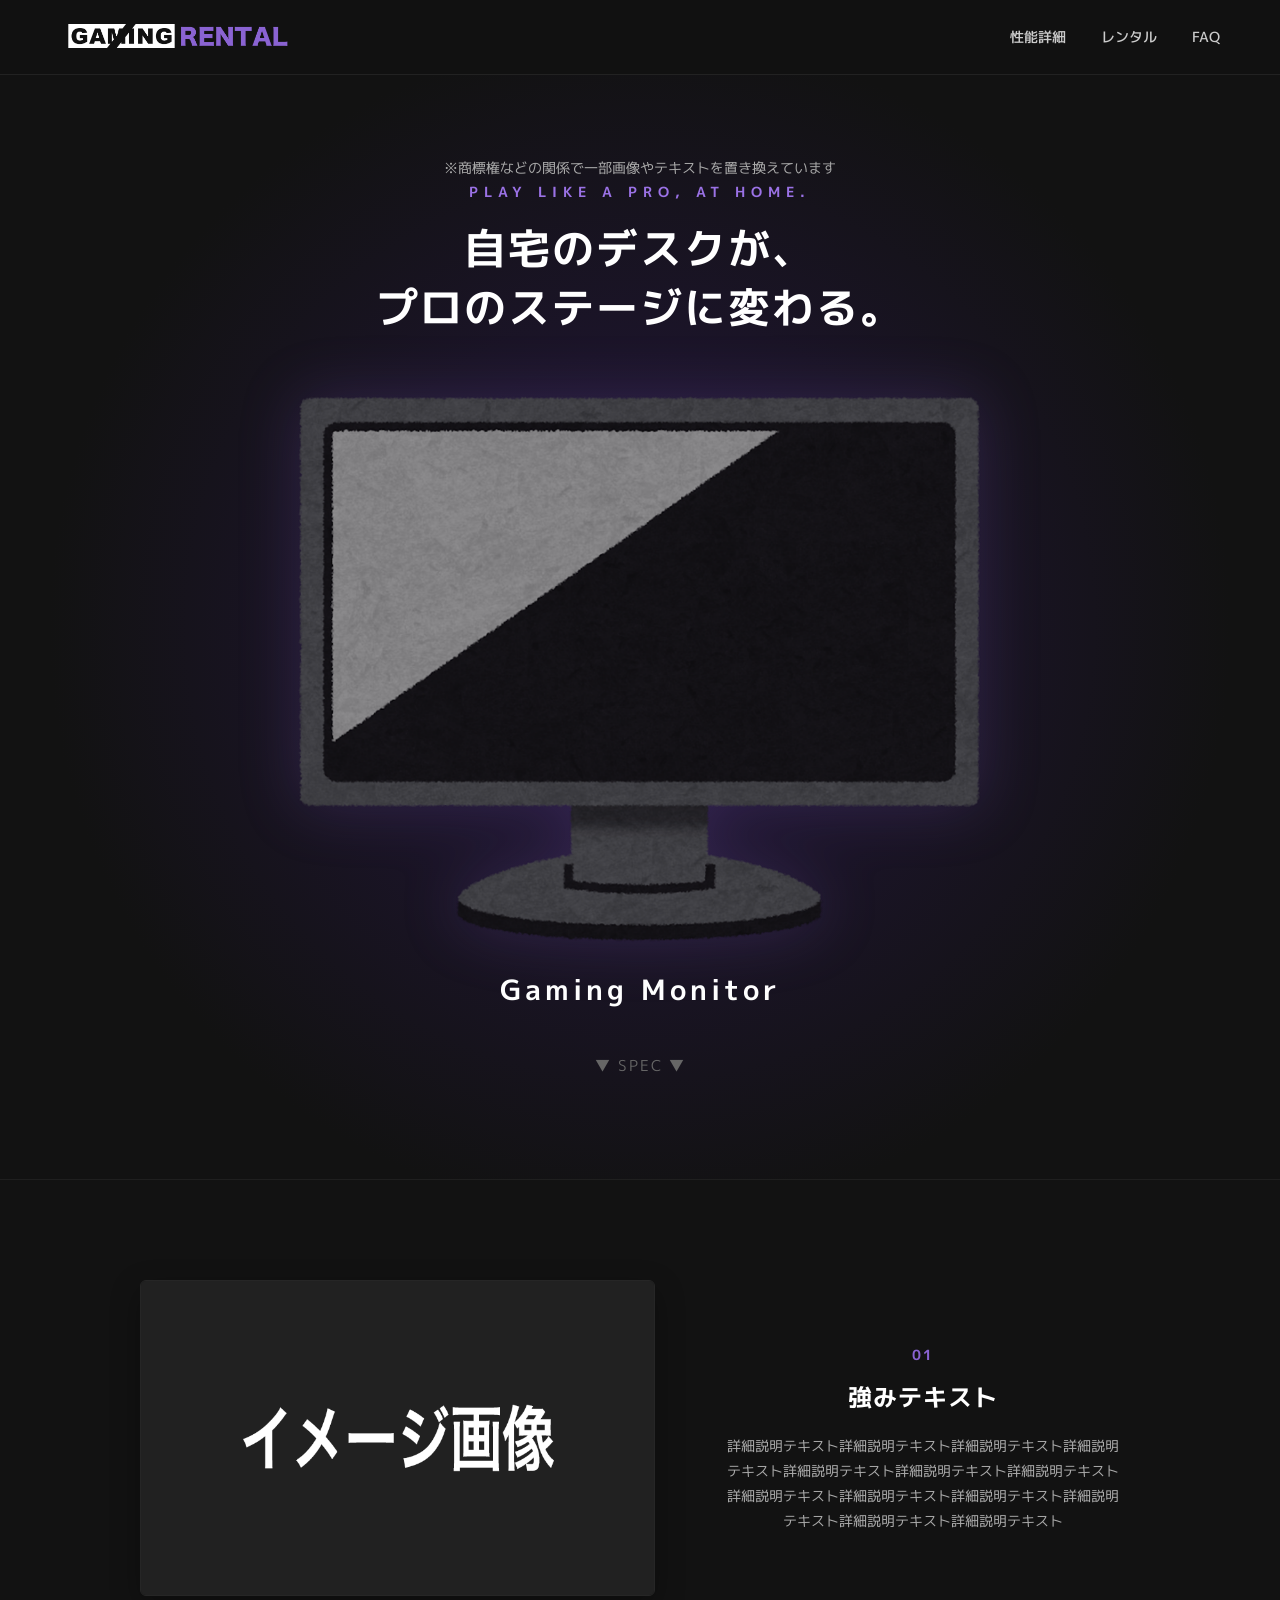
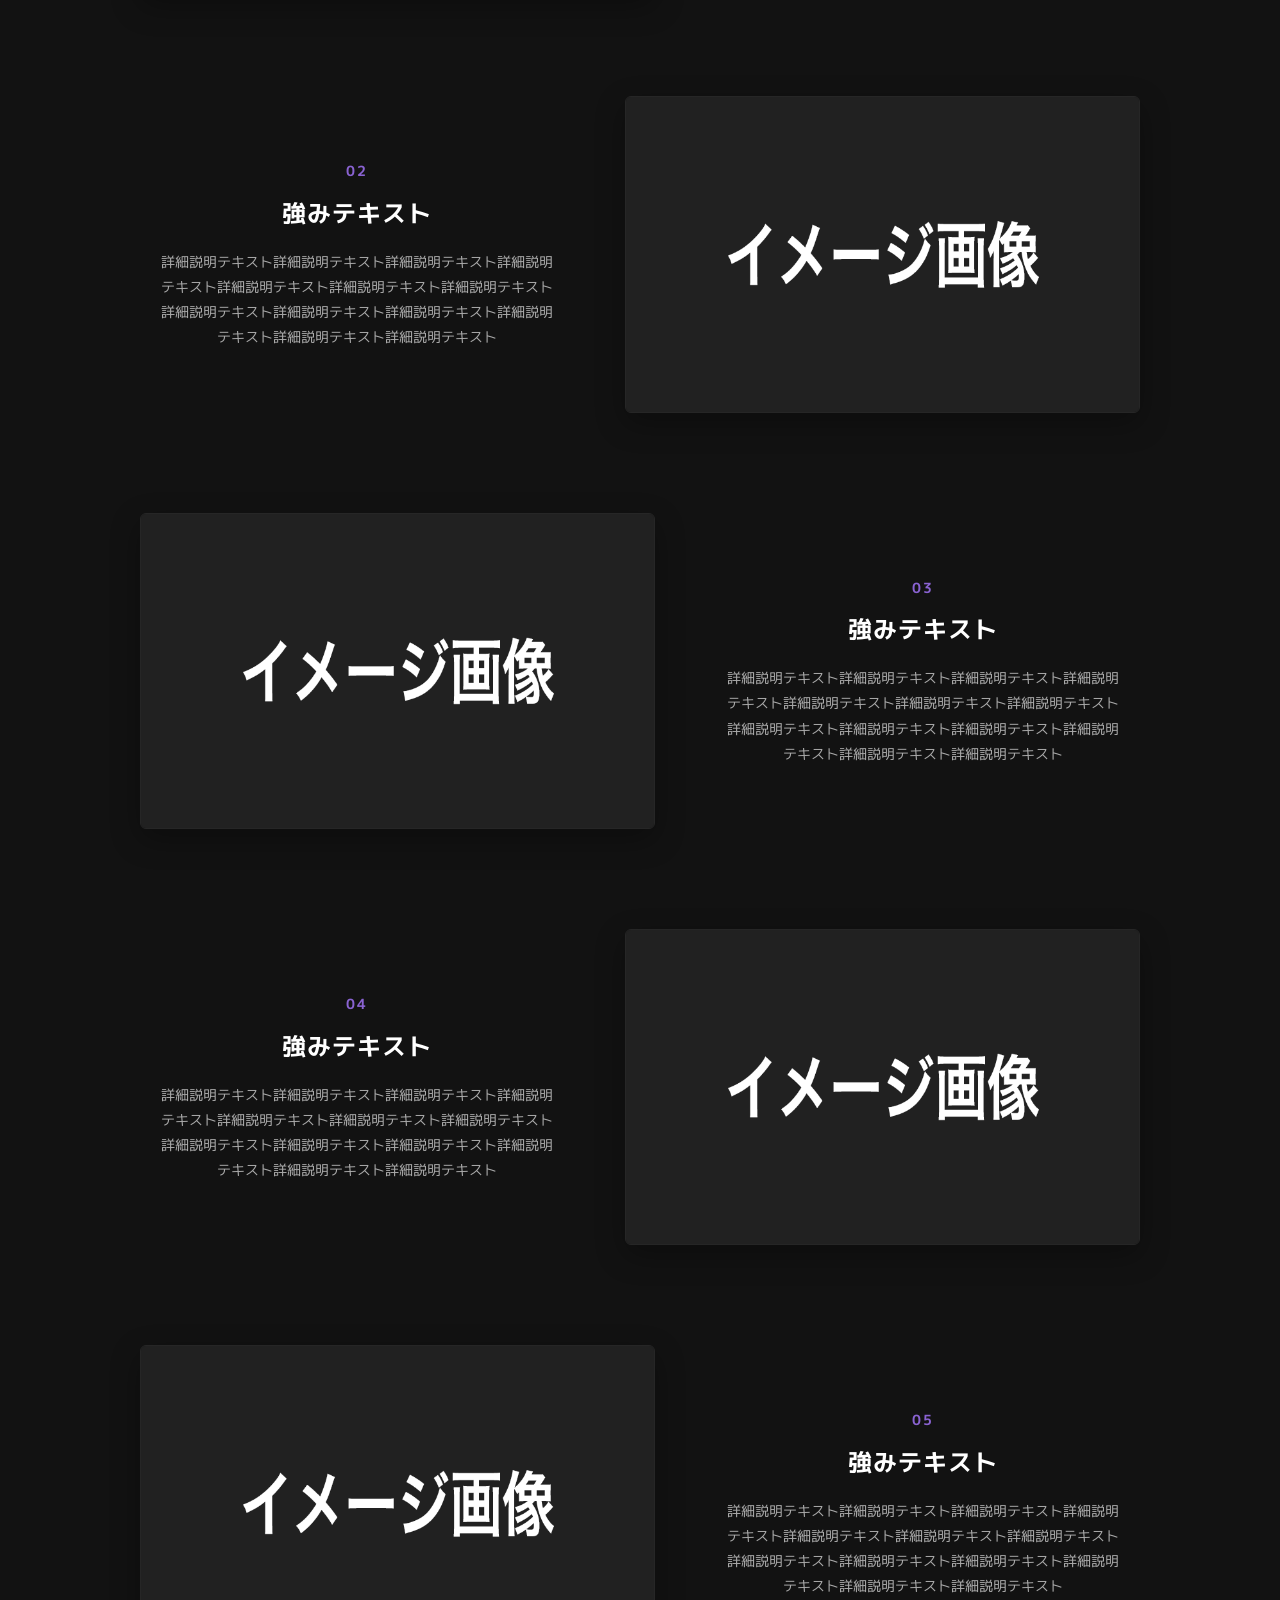
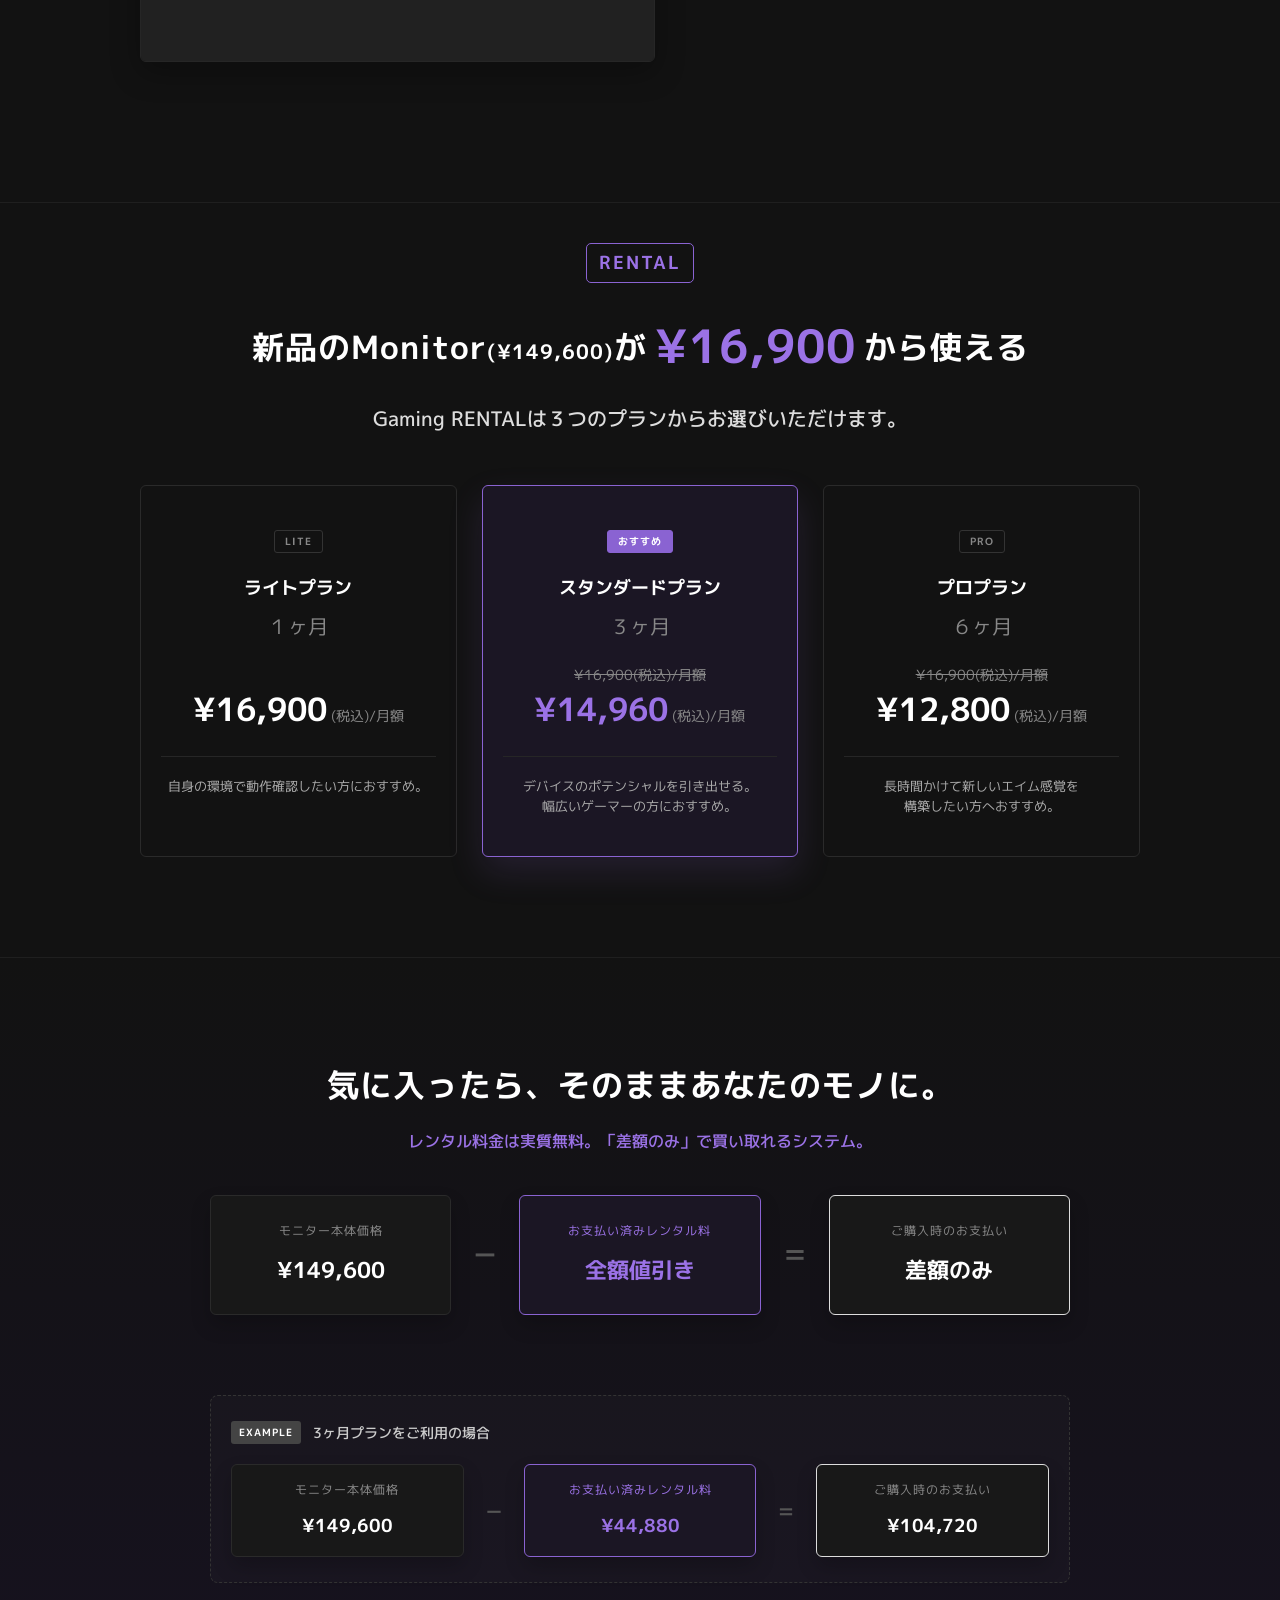
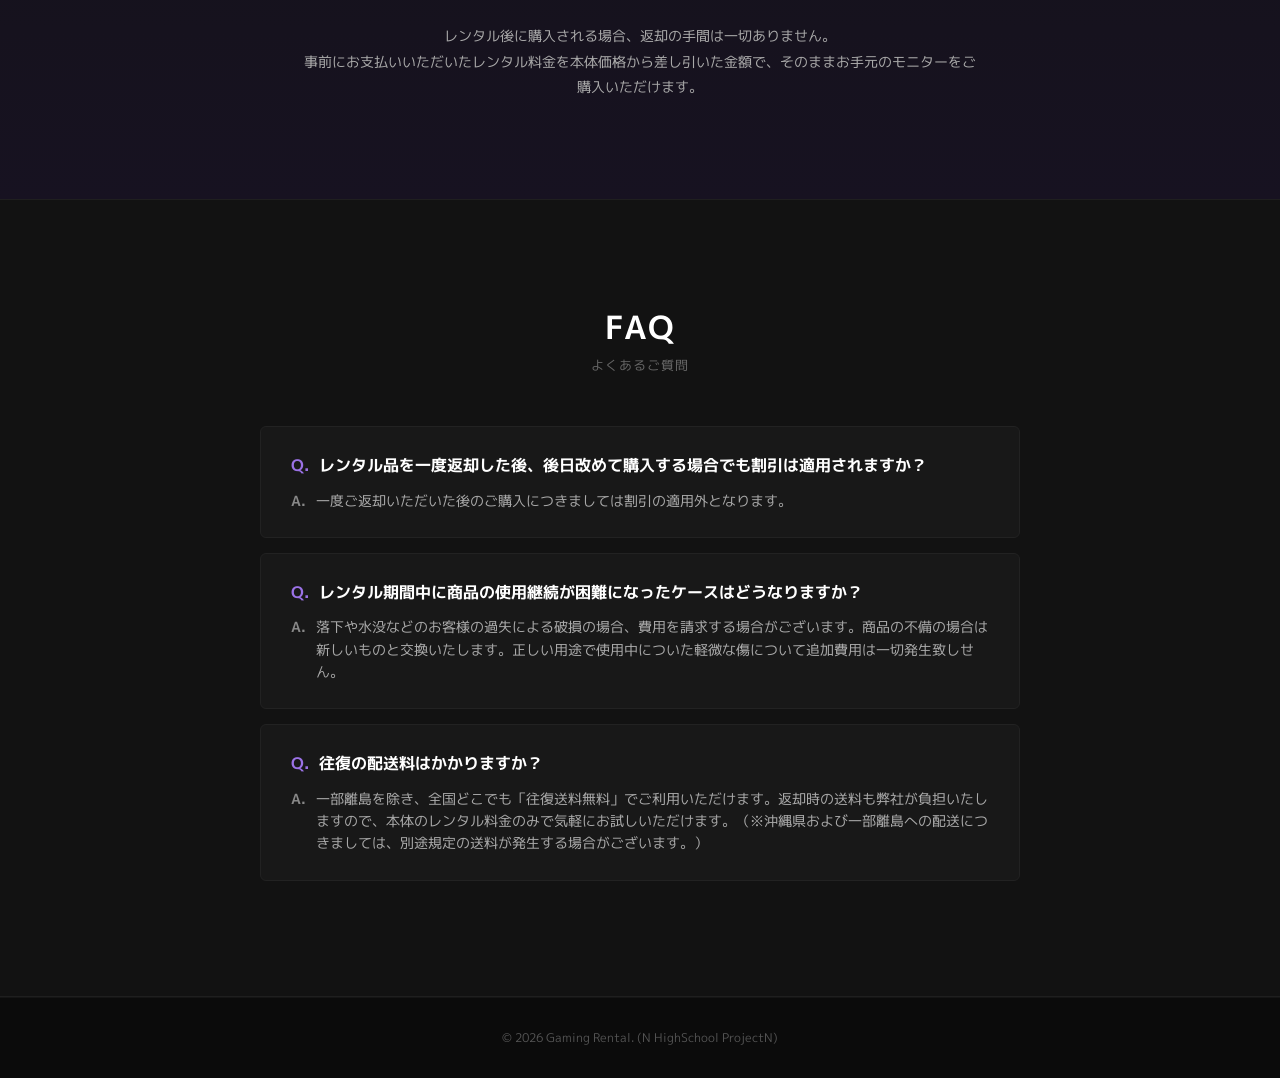
<file: gaminggear-rental-lp/index.html>
<!DOCTYPE html>
<html lang="ja">
<head>
    <meta charset="UTF-8">
    <meta name="viewport" content="width=device-width, initial-scale=1.0">
    <title>Gaming RENTAL｜Monitorレンタルサービス</title>
    <link rel="icon" href="images/Gaming-ICON.png">
    <!-- Google Fonts: M PLUS 1p (角ばりつつ、わずかに丸みのあるゴシック体) -->
    <link rel="preconnect" href="https://fonts.googleapis.com">
    <link rel="preconnect" href="https://fonts.gstatic.com" crossorigin>
    <link href="https://fonts.googleapis.com/css2?family=M+PLUS+1p:wght@400;500;700&display=swap" rel="stylesheet">
    <link rel="stylesheet" href="style.css">
</head>
<body>

    <!-- 上部ナビゲーションバー -->
    <header id="header">
        <div class="header-container">
            <div class="logo"><img src="images/GAMING_RENTAL-logo.png" alt="INZONE レンタル" height="24"></div>
            <nav class="nav-links">
                <a href="#about">性能詳細</a>
                <a href="#plans">レンタル</a>
                <a href="#faq">FAQ</a>
            </nav>
        </div>
    </header>

    <main>
        <!-- １：ファーストビュー -->
        <section id="hero">
            <div class="container">
                <p class="feature-desc">※商標権などの関係で一部画像やテキストを置き換えています</p>

                <p class="hero-sub">PLAY LIKE A PRO, AT HOME.</p>
                
                <h1 class="hero-title">自宅のデスクが、<br>プロのステージに変わる。</h1>
                
                <div class="hero-image">
                    <img src="images/GamingMonitor.png" alt="INZONE M10S">
                </div>

                <h2 class="hero-product-name">Gaming Monitor</h1>
                
                <div class="scroll-down">▼ SPEC ▼</div>
            </div>
        </section>

        <!-- ２：本当に変わるの？(課題定義) → 製品詳細(アンサー) -->
        <section id="about">
            <div class="container">
                
                <div class="feature-row">
                    <div class="feature-image">
                        <img src="images/Gaming_Monitor-1.png">
                    </div>
                    <div class="feature-text">
                        <span class="feature-num">01</span>
                        <h3 class="feature-title">強みテキスト</h3>
                        <p class="feature-desc">詳細説明テキスト詳細説明テキスト詳細説明テキスト詳細説明テキスト詳細説明テキスト詳細説明テキスト詳細説明テキスト詳細説明テキスト詳細説明テキスト詳細説明テキスト詳細説明テキスト詳細説明テキスト詳細説明テキスト</p>
                    </div>
                </div>

                <div class="feature-row">
                    <div class="feature-image">
                        <img src="images/Gaming_Monitor-1.png">
                    </div>
                    <div class="feature-text">
                        <span class="feature-num">02</span>
                        <h3 class="feature-title">強みテキスト</h3>
                        <p class="feature-desc">詳細説明テキスト詳細説明テキスト詳細説明テキスト詳細説明テキスト詳細説明テキスト詳細説明テキスト詳細説明テキスト詳細説明テキスト詳細説明テキスト詳細説明テキスト詳細説明テキスト詳細説明テキスト詳細説明テキスト</p>
                    </div>
                </div>

                <div class="feature-row">
                    <div class="feature-image">
                        <img src="images/Gaming_Monitor-1.png">
                    </div>
                    <div class="feature-text">
                        <span class="feature-num">03</span>
                        <h3 class="feature-title">強みテキスト</h3>
                        <p class="feature-desc">詳細説明テキスト詳細説明テキスト詳細説明テキスト詳細説明テキスト詳細説明テキスト詳細説明テキスト詳細説明テキスト詳細説明テキスト詳細説明テキスト詳細説明テキスト詳細説明テキスト詳細説明テキスト詳細説明テキスト</p>
                    </div>
                </div>

                <div class="feature-row">
                    <div class="feature-image">
                        <img src="images/Gaming_Monitor-1.png">
                    </div>
                    <div class="feature-text">
                        <span class="feature-num">04</span>
                        <h3 class="feature-title">強みテキスト</h3>
                        <p class="feature-desc">詳細説明テキスト詳細説明テキスト詳細説明テキスト詳細説明テキスト詳細説明テキスト詳細説明テキスト詳細説明テキスト詳細説明テキスト詳細説明テキスト詳細説明テキスト詳細説明テキスト詳細説明テキスト詳細説明テキスト</p>
                    </div>
                </div>

                <div class="feature-row">
                    <div class="feature-image">
                        <img src="images/Gaming_Monitor-1.png">
                    </div>
                    <div class="feature-text">
                        <span class="feature-num">05</span>
                        <h3 class="feature-title">強みテキスト</h3>
                        <p class="feature-desc">詳細説明テキスト詳細説明テキスト詳細説明テキスト詳細説明テキスト詳細説明テキスト詳細説明テキスト詳細説明テキスト詳細説明テキスト詳細説明テキスト詳細説明テキスト詳細説明テキスト詳細説明テキスト詳細説明テキスト</p>
                    </div>
                </div>

            </div>
        </section>

        <!-- ３：購入するのは高い,,, (課題定義) → 3期間のレンタル(アンサー) -->
        <section id="plans">
            <div class="container">
                <span class="tag accent">RENTAL</span>
                <div class="plans-header">
                    <h2 class="plans-main-title">新品のMonitor<span class ="price-highlight-fast">(¥149,600)</span>が<span class="price-highlight">¥16,900</span>から使える</h2>
                    <h3 class="plans-sub-title">Gaming RENTALは３つのプランからお選びいただけます。</h3>
                    <!-- <p class="plans-desc">期限切れ後再度プランを選択することで延長も可能です。</p> -->
                </div>
                
                <div class="plan-grid">
                    
                        <div class="plan-card">
                            <div class="plan-badge">LITE</div>
                            <h4 class="plan-name">ライトプラン</h4>
                            <div class="plan-duration">１ヶ月</div>

                            <div class="plan-old-price hidden_price">text</div>
                            
                            <div class="plan-price">¥16,900<span>(税込)/月額</span></div>
                            <p class="plan-text">自身の環境で動作確認したい方におすすめ。</p>
                        </div>
                        <div class="plan-card featured">
                            <div class="plan-badge accent">おすすめ</div>
                            <h4 class="plan-name">スタンダードプラン</h4>
                            <div class="plan-duration">３ヶ月</div>
                            
                            <div class="plan-old-price">¥16,900(税込)/月額</div>
                            
                            <div class="plan-price">¥14,960<span>(税込)/月額</span></div>
                            <p class="plan-text">デバイスのポテンシャルを引き出せる。<br>幅広いゲーマーの方におすすめ。</p>
                        </div>
                        <div class="plan-card">
                            <div class="plan-badge">PRO</div>
                            <h4 class="plan-name">プロプラン</h4>
                            <div class="plan-duration">６ヶ月</div>
                            
                            <div class="plan-old-price">¥16,900(税込)/月額</div>
                            
                            <div class="plan-price">¥12,800<span>(税込)/月額</span></div>
                            <p class="plan-text">長時間かけて新しいエイム感覚を<br>構築したい方へおすすめ。</p>
                        </div>
                    </div>
                </div>
            </div>
        </section>

        <!-- ４：レンタルからの購入提案 -->
        <section id="purchase">
            <div class="container">
                <div class="purchase-wrapper">
                    <h2>気に入ったら、そのままあなたのモノに。</h2>
                    <p class="purchase-lead">レンタル料金は実質無料。「差額のみ」で買い取れるシステム。</p>
                    
                    <div class="purchase-visual">
                        <div class="calc-box">
                            <span class="calc-label">モニター本体価格</span>
                            <span class="calc-value">¥149,600</span>
                        </div>
                        <div class="calc-symbol">－</div>
                        <div class="calc-box highlight">
                            <span class="calc-label">お支払い済みレンタル料</span>
                            <span class="calc-value">全額値引き</span>
                        </div>
                        <div class="calc-symbol">＝</div>
                        <div class="calc-box result">
                            <span class="calc-label">ご購入時のお支払い</span>
                            <span class="calc-value">差額のみ</span>
                        </div>
                    </div>

                    <div class="purchase-visual">
                        </div>

                    <div class="example-wrapper">
                        <div class="example-title"><span class="example-badge">EXAMPLE</span>3ヶ月プランをご利用の場合</div>
                        
                        <div class="purchase-visual example-visual">
                            <div class="calc-box">
                                <span class="calc-label">モニター本体価格</span>
                                <span class="calc-value">¥149,600</span>
                            </div>
                            <div class="calc-symbol">－</div>
                            <div class="calc-box highlight">
                                <span class="calc-label">お支払い済みレンタル料</span>
                                <span class="calc-value">¥44,880</span>
                            </div>
                            <div class="calc-symbol">＝</div>
                            <div class="calc-box result">
                                <span class="calc-label">ご購入時のお支払い</span>
                                <span class="calc-value">¥104,720</span>
                            </div>
                        </div>
                    </div>
                    <p class="purchase-note">
                        レンタル後に購入される場合、返却の手間は一切ありません。<br>
                        事前にお支払いいただいたレンタル料金を本体価格から差し引いた金額で、そのままお手元のモニターをご購入いただけます。
                    </p>
                </div>
            </div>
        </section>

        <!-- ５：FAQ -->
        <section id="faq">
            <div class="container">
                <h2 class="section-title">FAQ</h2>
                <p class="faq-sub">よくあるご質問</p>
                
                <div class="faq-list">
                    <div class="faq-item">
                        <div class="faq-question"><span>Q.</span>レンタル品を一度返却した後、後日改めて購入する場合でも割引は適用されますか？</div>
                        <div class="faq-answer"><span>A.</span>一度ご返却いただいた後のご購入につきましては割引の適用外となります。</div>
                    </div>
                    <div class="faq-item">
                        <div class="faq-question"><span>Q.</span>レンタル期間中に商品の使用継続が困難になったケースはどうなりますか？</div>
                        <div class="faq-answer"><span>A.</span>落下や水没などのお客様の過失による破損の場合、費用を請求する場合がございます。商品の不備の場合は新しいものと交換いたします。正しい用途で使用中についた軽微な傷について追加費用は一切発生致しせん。</div>
                    </div>
                    <div class="faq-item">
                        <div class="faq-question"><span>Q.</span>往復の配送料はかかりますか？</div>
                        <div class="faq-answer"><span>A.</span>一部離島を除き、全国どこでも「往復送料無料」でご利用いただけます。返却時の送料も弊社が負担いたしますので、本体のレンタル料金のみで気軽にお試しいただけます。（※沖縄県および一部離島への配送につきましては、別途規定の送料が発生する場合がございます。）</div>
                    </div>
                </div>
            </div>
        </section>
    </main>

    <footer>
        <div class="container">
            <p>&copy; 2026 Gaming Rental. (N HighSchool ProjectN)</p>
        </div>
    </footer>

</body>
</html>
</file>
<file: gaminggear-rental-lp/style.css>
/* ==========================================================================
   RESET & BASE STYLES
   ========================================================================== */
*, *::before, *::after {
    box-sizing: border-box;
    margin: 0;
    padding: 0;
}

html {
    scroll-behavior: smooth; /* スムーススクロール有効化 */
}

body {
    background-color: #121212; /* 限りなく黒に近いグレー */
    color: #ffffff;
    font-family: 'M PLUS 1p', sans-serif; /* 角ばりつつ、ほんの少し角丸のフォント */
    line-height: 1.7;
    -webkit-font-smoothing: antialiased;
}

/* 選択時の色をアクセントの紫に */
::selection {
    background-color: #7c3aed;
    color: #ffffff;
}

/* 全体的な中央揃え（上部バーを除く） */
section {
    text-align: center;
    padding: 100px 20px;
    border-bottom: 1px solid #1f1f1f;
}

.container {
    max-width: 1000px;
    margin: 0 auto;
}

/* 共通タグ・バッジ */
.tag {
    display: inline-block;
    font-size: 11px;
    font-weight: 700;
    letter-spacing: 2px;
    padding: 4px 12px;
    border: 1px solid #444444;
    border-radius: 3px; /* ほんの少しの角丸 */
    margin-bottom: 20px;
    color: #aaaaaa;
}

.tag.accent {
    font-size: 18px;
    border-color: #8a63d2; /* 鮮やかすぎない紫 */
    border-radius: 5px; /* ほんの少しの角丸 */
    color: #9b72e6;
}

/* ==========================================================================
   HEADER (NAVIGATION BAR)
   ========================================================================== */
#header {
    position: sticky;
    top: 0;
    z-index: 1000;
    background-color: rgba(18, 18, 18, 0.85); /* 背景をわずかに透過 */
    backdrop-filter: blur(10px); /* すりガラス効果 */
    border-bottom: 1px solid #222222;
}

.header-container {
    max-width: 1200px;
    margin: 0 auto;
    padding: 20px;
    display: flex;
    justify-content: space-between; /* 横並び、両端配置 */
    align-items: center;
}

.logo {
    font-size: 20px;
    font-weight: 700;
    letter-spacing: 1px;
}

.logo img {
    position: relative;
    top: 3px; /* ★ここを 2px や 5px などに変えて、好みの高さに調整してください */
}

.logo span {
    color: #8a63d2; /* 紫のアクセント */
    margin-left: 4px;
}

.nav-links a {
    color: #cccccc;
    text-decoration: none;
    font-size: 14px;
    font-weight: 500;
    margin-left: 30px;
    transition: color 0.3s ease;
}

.nav-links a:hover {
    color: #9b72e6; /* ホバー時に紫に変化 */
}

/* ==========================================================================
   1. HERO SECTION (ファーストビュー)
   ========================================================================== */
#hero {
    padding: 80px 20px 100px 20px;
    background: radial-gradient(circle at center, #23163d 0%, #121212 70%); /* 奥から仄かに紫の光 */
}

.hero-sub {
    font-size: 14px;
    letter-spacing: 6px;
    color: #9b72e6;
    text-transform: uppercase;
    margin-bottom: 15px;
    font-weight: 700;
}

.hero-title {
    font-size: 42px;
    font-weight: 700;
    line-height: 1.4;
    letter-spacing: 2px;
    margin-bottom: 50px;
}

.hero-image {
    width: 100%;
    max-width: 800px; 
    margin: 0 auto 20px auto; /* ★変更: 下の余白を50pxから20pxに減らしてテキストに近づける */
}

.hero-image img {
    width: 100%;
    height: auto;
    display: block;
    filter: drop-shadow(0 0 30px rgba(138, 99, 210, 0.2)); 
}

/* ★新規追加：製品名テキストのスタイル */
.hero-product-name {
    font-size: 28px;
    font-weight: 700;
    color: #ffffff;
    letter-spacing: 4px; /* 文字間隔を広げてスタイリッシュに */
    margin-bottom: 40px; /* SCROLLとの間の余白 */
}

.scroll-down {
    font-size: 15px;
    letter-spacing: 2px;
    color: #666666;
    animation: bounce 2s infinite;
}


/* ==========================================================================
   2. FEATURE SECTIONS (ジグザグレイアウト)
   ========================================================================== */
.feature-row {
    display: flex;
    align-items: center;
    justify-content: space-between;
    margin-bottom: 120px; /* 特徴ごとの縦の間隔 */
    gap: 60px; /* 画像とテキストの間のスキマ */
}

/* ★CSSの魔法：偶数番目(2つ目、4つ目)の行だけ、左右を自動でひっくり返す */
.feature-row:nth-child(even) {
    flex-direction: row-reverse;
}

.feature-row {
    display: flex;
    align-items: center;
    justify-content: space-between;
    margin-bottom: 100px; /* ★変更: 120pxから80pxに減らして、行間のスペースを縮小 */
    gap: 50px; /* 画像とテキストの間のスキマ（少しだけ詰めました） */
}

/* (中略) .feature-row:nth-child(even) などの記述はそのまま残します */

.feature-image {
    flex: 1.3; /* ★変更: 1から1.3に増やし、画像が画面内で占める幅の割合を大きくする */
    height: auto; 
    background-color: #181818;
    border: 1px solid #262626;
    border-radius: 6px;
    box-shadow: 0 10px 30px rgba(0, 0, 0, 0.3);
    overflow: hidden;
}

.feature-image img {
    width: 100%;
    height: auto; 
    display: block; 
}

.feature-text {
    flex: 1; /* ★テキスト側は 1 のままにしておきます */
    padding: 0 20px;
}

.feature-num {
    font-size: 14px;
    font-weight: 700;
    color: #8a63d2; /* アクセントの紫 */
    letter-spacing: 2px;
    display: block;
    margin-bottom: 10px;
}

.feature-title {
    font-size: 24px;
    font-weight: 700;
    color: #ffffff;
    margin-bottom: 15px;
    letter-spacing: 1px;
}

.feature-desc {
    color: #aaaaaa;
    font-size: 14px;
    line-height: 1.8;
}

/* スマホ用のレスポンス対応（縦並びにする） */
/* スマホ用のレスポンス対応（縦並びにする） */
@media (max-width: 768px) {
    .feature-row, 
    .feature-row:nth-child(even) {
        flex-direction: column;
        gap: 25px;
        margin-bottom: 70px;
    }
    
    .feature-image {
        width: 100%;
        height: auto; /* ★変更: 220pxなどの固定をやめて、スマホでも全体を表示させる */
    }
    
    .feature-text {
        padding: 0;
    }
}

/* ==========================================================================
   3. PROBLEM & ANSWER SECTIONS (レンタルプラン用の課題定義とアンサー)
   ========================================================================== */
.problem-box {
    margin-bottom: 30px;
}

.plans-header {
    margin-bottom: 50px;
    text-align: center;
}

.plans-main-title {
    font-size: 32px;
    font-weight: 700;
    color: #ffffff;
    margin-bottom: 20px;
    letter-spacing: 1px;
}

/* ★「〇〇円」を紫色にし、文字を大きくする設定 */
.price-highlight {
    color: #9b72e6;
    font-size: 46px; /* 周りの文字(32px)より大きく目立たせる */
    margin: 0 8px; /* 文字の左右に少し隙間を開ける */
    display: inline-block;
    transform: translateY(4px); /* 少しだけ下にずらして文字の底辺を揃える微調整 */
}

.price-highlight-fast{
    font-size:20px;
    color: #ffffff;
}

.plans-sub-title {
    font-size: 20px;
    font-weight: 500;
    color: #dddddd;
    margin-bottom: 15px;
}

.plans-desc {
    color: #aaaaaa;
    font-size: 15px;
}

/* スマホ用のレスポンス対応 */
@media (max-width: 768px) {
    .plans-main-title {
        font-size: 24px;
    }
    .price-highlight {
        font-size: 34px;
    }
    .plans-sub-title {
        font-size: 16px;
    }
}

.plan-grid {
    display: grid;
    grid-template-columns: repeat(3, 1fr);
    gap: 25px;
    align-items: stretch;
}

.plan-card {
    background-color: #121212;
    border: 1px solid #2a2a2a;
    border-radius: 6px;
    padding: 40px 20px;
    position: relative;
    transition: transform 0.3s ease, border-color 0.3s ease;
    text-align: center; /* カード内のテキストを中央揃えに */
}

.plan-card:hover {
    transform: translateY(-5px);
    border-color: #444444;
}

/* おすすめプランの特別装飾 */
.plan-card.featured {
    border-color: #8a63d2;
    background-color: #1b1624; /* ほのかに紫がかった背景 */
    box-shadow: 0 15px 35px rgba(138, 99, 210, 0.15);
}

.plan-badge {
    font-size: 10px;
    font-weight: 700;
    letter-spacing: 1px;
    padding: 2px 10px;
    border: 1px solid #333333;
    border-radius: 3px;
    display: inline-block;
    margin-bottom: 20px;
    color: #888888;
}


.plan-badge.accent {
    background-color: #8a63d2;
    border-color: #8a63d2;
    color: #ffffff;
}

.plan-name {
    font-size: 18px;
    font-weight: 700;
    margin-bottom: 5px;
    color: #ffffff;
}

.plan-duration {
    font-size: 20px;
    color: #888888;
    margin-bottom: 20px;
}

.plan-price {
    font-size: 32px;
    font-weight: 700;
    color: #ffffff;
    margin-bottom: 20px;
    border-bottom: 1px solid #262626;
    padding-bottom: 20px;
}

.hidden_price {
    visibility: hidden; /* ★魔法のコード：要素を完全に透明にするが、空間はそのまま残す */
}

.plan-card.featured .plan-price {
    color: #9b72e6;
}

.plan-price span {
    font-size: 14px;
    font-weight: 400;
    color: #888888;
    margin-left: 4px;
}

.plan-text {
    font-size: 13px;
    color: #aaaaaa;
    line-height: 1.5;
}

/* スマホ用のレスポンス対応（プランカードを縦1列にする） */
@media (max-width: 768px) {
    .plan-grid {
        grid-template-columns: 1fr;
        gap: 15px;
    }
}

/* ==========================================================================
   追加：取り消し線付きの古い価格のスタイル
   ========================================================================== */
.plan-old-price {
    font-size: 14px;
    color: #888888;
    text-decoration: line-through; /* ★これを取り消し線を引く魔法です */
    margin-bottom: -5px; /* 下のメイン価格との間隔を少し詰める微調整 */
}

/* ==========================================================================
   追加：セクション間の余白調整
   ========================================================================== */
/* 性能詳細（about）の下の余白と、レンタルプラン（plans）の上の余白を減らす */
#about {
    padding-bottom: 40px; /* 元は100pxでしたが、狭くしました */
}

#plans {
    padding-top: 40px; /* 元は100pxでしたが、狭くしました */
    scroll-margin-top: 75px; /* ★追加：固定ヘッダーの高さ分、スクロール停止位置を下にずらす */
}

/* ==========================================================================
   4. PURCHASE PROPOSAL (購入提案と値引きの視覚化)
   ========================================================================== */
#purchase {
    background: linear-gradient(180deg, #121212 0%, #171221 100%);
}

.purchase-wrapper h2 {
    font-size: 32px;
    font-weight: 700;
    margin-bottom: 15px;
    letter-spacing: 1px;
}

.purchase-lead {
    font-size: 16px;
    color: #9b72e6;
    margin-bottom: 40px;
    font-weight: 500;
}

/* 計算式ブロック全体のレイアウト */
.purchase-visual {
    display: flex;
    align-items: center;
    justify-content: center;
    gap: 20px;
    margin: 0 auto 40px auto;
    max-width: 860px;
}

/* 各計算箱のデザイン */
.calc-box {
    background-color: #181818;
    border: 1px solid #2a2a2a;
    border-radius: 6px;
    padding: 25px 20px;
    flex: 1; /* 3つの箱を同じ幅にする */
    box-shadow: 0 10px 20px rgba(0,0,0,0.2);
}

/* 真ん中の値引きされる箱（紫で強調） */
.calc-box.highlight {
    border-color: #8a63d2;
    background-color: #1b1624;
}

/* 右側の最終結果の箱（白枠で強調） */
.calc-box.result {
    border-color: #dddddd;
}

.calc-label {
    display: block;
    font-size: 12px;
    color: #888888;
    margin-bottom: 10px;
    letter-spacing: 1px;
}

.calc-box.highlight .calc-label {
    color: #9b72e6;
}

.calc-value {
    display: block;
    font-size: 22px;
    font-weight: 700;
    color: #ffffff;
}

.calc-box.highlight .calc-value {
    color: #9b72e6;
}

/* マイナスとイコールの記号 */
.calc-symbol {
    font-size: 28px;
    font-weight: 700;
    color: #555555;
}

/* 補足説明テキスト */
.purchase-note {
    font-size: 14px;
    color: #aaaaaa;
    line-height: 1.8;
    max-width: 680px;
    margin: 0 auto;
}

/* スマホ用のレスポンス対応（縦に並べ替える） */
@media (max-width: 768px) {
    .purchase-visual {
        flex-direction: column;
        gap: 15px;
    }
    .calc-symbol {
        margin: 5px 0;
    }
}

/* ==========================================================================
   追加：具体例（EXAMPLE）シミュレーションブロックのスタイル
   ========================================================================== */
.example-wrapper {
    background-color: rgba(255, 255, 255, 0.02); /* 背景をほんの少し明るくして区別 */
    border: 1px dashed #333333; /* 破線でシミュレーション感を演出 */
    border-radius: 8px;
    padding: 25px 20px 5px 20px;
    margin: 0 auto 40px auto;
    max-width: 860px;
}

.example-title {
    font-size: 14px;
    color: #cccccc;
    margin-bottom: 20px;
    font-weight: 500;
    text-align: left;
    display: flex;
    align-items: center;
}

.example-badge {
    background-color: #444444;
    color: #ffffff;
    font-size: 10px;
    font-weight: 700;
    padding: 3px 8px;
    border-radius: 3px;
    margin-right: 12px;
    letter-spacing: 1px;
}

/* メインの仕組みブロックよりも、例の箱をひとまわり小さくしてメリハリをつける */
.example-visual {
    margin-bottom: 20px;
}

.example-visual .calc-box {
    padding: 15px 15px; /* 箱の内側の余白を少し小さく */
}

.example-visual .calc-value {
    font-size: 18px; /* 文字サイズを22pxから18pxに縮小 */
}

.example-visual .calc-symbol {
    font-size: 20px;
}

/* スマホ用の微調整 */
@media (max-width: 768px) {
    .example-title {
        font-size: 13px;
        margin-bottom: 15px;
    }
}

/* ==========================================================================
   5. FAQ SECTION
   ========================================================================== */
#faq {
    background-color: #121212;
}

.section-title {
    font-size: 32px;
    font-weight: 700;
    letter-spacing: 2px;
}

.faq-sub {
    font-size: 13px;
    color: #666666;
    margin-bottom: 50px;
    letter-spacing: 1px;
}

.faq-list {
    max-width: 760px;
    margin: 0 auto;
    text-align: left; /* FAQのテキスト自体は左詰めが見やすいため */
}

.faq-item {
    background-color: #181818;
    border: 1px solid #222222;
    border-radius: 6px;
    padding: 25px 30px;
    margin-bottom: 15px;
}

.faq-question {
    font-size: 16px;
    font-weight: 700;
    color: #ffffff;
    margin-bottom: 10px;
    display: flex;
    align-items: flex-start;
}

.faq-question span {
    color: #9b72e6;
    margin-right: 10px;
    font-weight: 700;
}

.faq-answer {
    font-size: 14px;
    color: #aaaaaa;
    line-height: 1.6;
    display: flex;
    align-items: flex-start;
}

.faq-answer span {
    color: #888888;
    margin-right: 10px;
    font-weight: 700;
}

/* ==========================================================================
   FOOTER
   ========================================================================== */
footer {
    background-color: #0b0b0b;
    padding: 30px 20px;
    text-align: center;
    font-size: 12px;
    color: #555555;
    border-top: 1px solid #151515;
}

/* ==========================================================================
   RESPONSIVE DESIGN (スマホ対応)
   ========================================================================== */
@media (max-width: 768px) {
    section {
        padding: 60px 15px;
    }
    
    .header-container {
        padding: 15px;
    }
    
    .nav-links a {
        margin-left: 15px;
        font-size: 13px;
    }
    
    .hero-title {
        font-size: 28px;
    }
    
    .hero-image-placeholder {
        height: 220px;
    }
    
    .answer-box {
        padding: 30px 20px;
    }
    
    .answer-title {
        font-size: 20px;
    }
    
    .spec-grid, .plan-grid {
        grid-template-columns: 1fr; /* スマホでは1列に縦並び */
        gap: 15px;
    }
    
    .purchase-wrapper h2 {
        font-size: 24px;
    }
    
    .purchase-box {
        padding: 25px 20px;
    }
}
</file>
